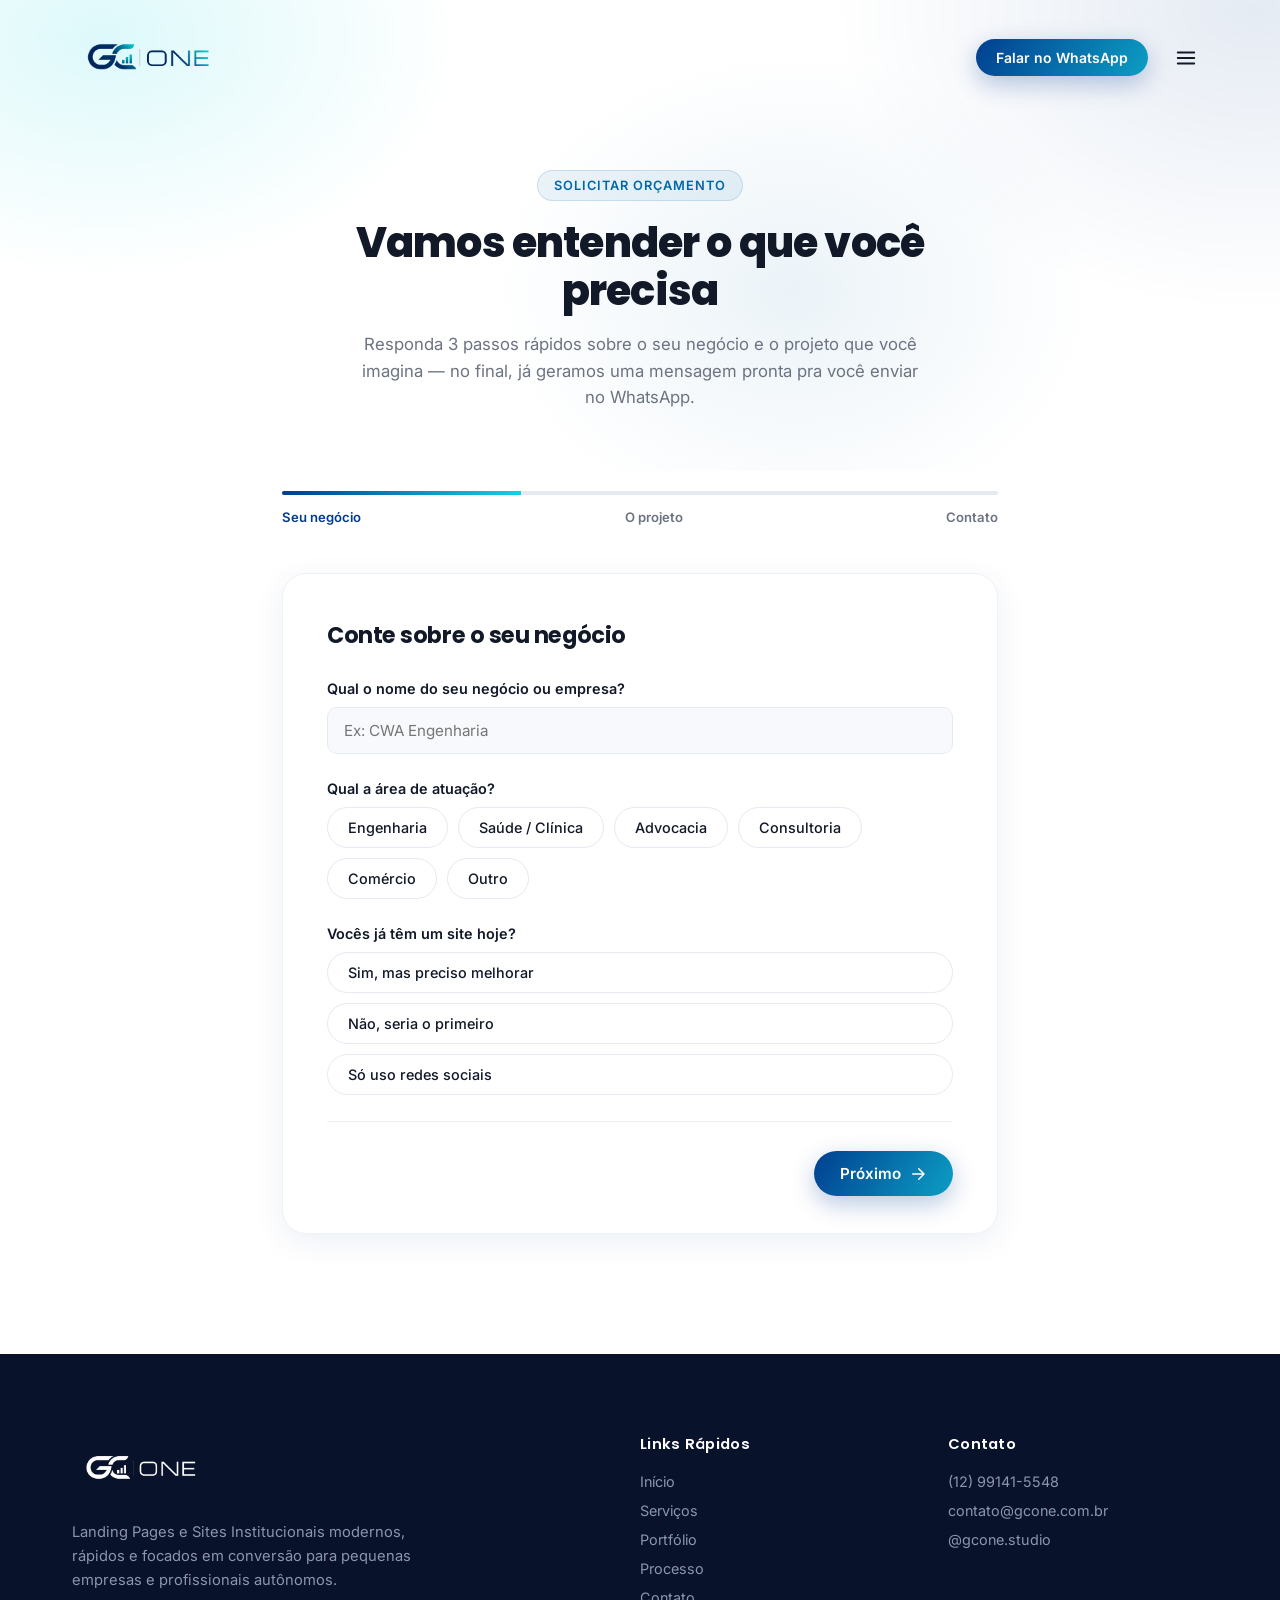
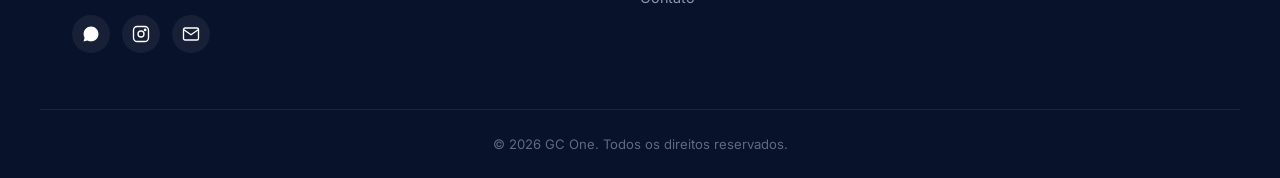
<file: orcamento.html>
<!DOCTYPE html>
<html lang="pt-BR">
<head>
<meta charset="UTF-8">
<meta name="viewport" content="width=device-width, initial-scale=1.0, viewport-fit=cover">
<title>Solicitar Orçamento</title>
<meta name="description" content="Conte sobre o seu negócio e o projeto que você precisa. Em menos de 1 minuto, geramos uma mensagem pronta para você solicitar seu orçamento pelo WhatsApp.">
<link rel="canonical" href="https://gcone-studio.vercel.app/orcamento.html">
<link rel="preconnect" href="https://fonts.googleapis.com">
<link rel="preconnect" href="https://fonts.gstatic.com" crossorigin>
<link href="https://fonts.googleapis.com/css2?family=Poppins:wght@600;700;800&family=Inter:wght@400;500;600&display=swap" rel="stylesheet">
<link rel="icon" type="image/x-icon" href="favicon.ico">
<link rel="icon" type="image/png" sizes="32x32" href="assets/favicon-32.png">
<link rel="icon" type="image/png" sizes="16x16" href="assets/favicon-16.png">
<link rel="apple-touch-icon" sizes="180x180" href="apple-touch-icon.png">
<link rel="icon" type="image/png" sizes="192x192" href="assets/icon-192.png">
<meta name="theme-color" content="#003B8E">
<link rel="stylesheet" href="styles.css">
<link rel="stylesheet" href="orcamento.css">
</head>
<body>

<!-- ============ PAGE LOADER ============ -->
<div class="page-loader" id="pageLoader" aria-hidden="true">
  <div class="page-loader-mark">
    <img src="assets/icon-watermark.png" alt="">
  </div>
</div>

<!-- Grain / noise overlay for premium texture -->
<div class="noise-overlay" aria-hidden="true"></div>

<!-- ============ TOP SCROLL PROGRESS BAR ============ -->
<div class="scroll-progress" aria-hidden="true"><span id="scrollProgressFill"></span></div>

<!-- ============ HEADER ============ -->
<header class="site-header" id="siteHeader">
  <div class="container header-inner">
    <a href="index.html" class="logo" aria-label="GC One — Início">
      <img src="images/logo-transparent.png" alt="GC One" class="logo-img">
    </a>

    <div class="header-actions">
      <a href="https://wa.me/5512991415548" target="_blank" rel="noopener" class="btn btn-primary btn-sm">
        <span>Falar no WhatsApp</span>
      </a>
      <button class="menu-trigger" id="menuTrigger" aria-label="Abrir menu" aria-expanded="false" aria-controls="navOverlay">
        <svg class="menu-trigger-icon" width="22" height="22" viewBox="0 0 24 24" fill="none" stroke="currentColor" stroke-width="2" stroke-linecap="round"><line x1="3" y1="6" x2="21" y2="6"/><line x1="3" y1="12" x2="21" y2="12"/><line x1="3" y1="18" x2="21" y2="18"/></svg>
        <svg class="menu-trigger-icon menu-trigger-icon-close" width="22" height="22" viewBox="0 0 24 24" fill="none" stroke="currentColor" stroke-width="2" stroke-linecap="round"><line x1="18" y1="6" x2="6" y2="18"/><line x1="6" y1="6" x2="18" y2="18"/></svg>
      </button>
    </div>
  </div>
</header>

<!-- ============ FULL-SCREEN NAV OVERLAY ============ -->
<div class="nav-overlay" id="navOverlay" aria-hidden="true">
  <div class="nav-overlay-mesh" aria-hidden="true"></div>
  <div class="container nav-overlay-inner">
    <div class="nav-overlay-top">
      <a href="index.html" class="logo nav-overlay-logo">
        <img src="images/logo-bw.png" alt="GC One" class="logo-img">
      </a>
      <button class="nav-overlay-close" id="navOverlayClose" aria-label="Fechar menu">
        <svg width="26" height="26" viewBox="0 0 24 24" fill="none" stroke="currentColor" stroke-width="1.8" stroke-linecap="round" stroke-linejoin="round"><path d="M18 6 6 18M6 6l12 12"/></svg>
      </button>
    </div>

    <div class="nav-overlay-body">
      <nav class="nav-overlay-links">
        <a href="index.html#inicio" class="nav-overlay-link" data-desc="Volte para o topo e reveja a proposta da GC One.">
          <span class="nav-overlay-link-index">01</span>
          <span class="nav-overlay-link-inner">Início</span>
        </a>
        <a href="index.html#servicos" class="nav-overlay-link" data-desc="Landing pages, sites institucionais e manutenção contínua.">
          <span class="nav-overlay-link-index">02</span>
          <span class="nav-overlay-link-inner">Serviços</span>
        </a>
        <a href="index.html#portfolio" class="nav-overlay-link" data-desc="Veja o estudo de caso completo da CWA Engenharia.">
          <span class="nav-overlay-link-index">03</span>
          <span class="nav-overlay-link-inner">Portfólio</span>
        </a>
        <a href="index.html#processo" class="nav-overlay-link" data-desc="Do briefing à entrega — como cada projeto acontece.">
          <span class="nav-overlay-link-index">04</span>
          <span class="nav-overlay-link-inner">Processo</span>
        </a>
        <a href="index.html#contato" class="nav-overlay-link" data-desc="Fale direto com quem desenvolve o seu projeto.">
          <span class="nav-overlay-link-index">05</span>
          <span class="nav-overlay-link-inner">Contato</span>
        </a>
      </nav>

      <div class="nav-overlay-preview">
        <p class="nav-overlay-preview-desc" id="navPreviewDesc">Sites e landing pages sob medida, pensados para gerar resultado de verdade.</p>
        <div class="nav-overlay-preview-meta">
          <div class="nav-overlay-meta-item">
            <span class="nav-overlay-meta-label">Local</span>
            <span>São José dos Campos, SP</span>
          </div>
          <div class="nav-overlay-meta-item">
            <span class="nav-overlay-meta-label">Horário local</span>
            <span id="navOverlayClock">--:--</span>
          </div>
        </div>
      </div>
    </div>

    <div class="nav-overlay-footer">
      <a href="https://wa.me/5512991415548" target="_blank" rel="noopener" class="btn btn-white">Falar no WhatsApp</a>
      <div class="nav-overlay-social">
        <a href="https://wa.me/5512991415548" target="_blank" rel="noopener">WhatsApp</a>
        <a href="https://www.instagram.com/gcone.studio/" target="_blank" rel="noopener">Instagram</a>
      </div>
    </div>
  </div>
</div>

<main>
  <!-- ============ QUOTE HERO ============ -->
  <section class="quote-hero">
    <div class="hero-mesh" aria-hidden="true"></div>
    <div class="container">
      <span class="eyebrow" data-reveal="fade-up">Solicitar Orçamento</span>
      <h1 data-reveal="fade-up" data-delay="80">Vamos entender o que você precisa</h1>
      <p data-reveal="fade-up" data-delay="140">Responda 3 passos rápidos sobre o seu negócio e o projeto que você imagina — no final, já geramos uma mensagem pronta pra você enviar no WhatsApp.</p>
    </div>
  </section>

  <!-- ============ QUOTE FORM ============ -->
  <section class="quote-form-section">
    <div class="container container-narrow">

      <div class="quote-progress" data-reveal="fade-up">
        <div class="quote-progress-track"><span class="quote-progress-fill" id="quoteProgressFill"></span></div>
        <div class="quote-progress-labels">
          <span class="quote-step-label is-active" data-step-label="1">Seu negócio</span>
          <span class="quote-step-label" data-step-label="2">O projeto</span>
          <span class="quote-step-label" data-step-label="3">Contato</span>
        </div>
      </div>

      <form class="quote-form" id="quoteForm" data-reveal="fade-up">

        <!-- STEP 1 — Sobre o negócio -->
        <div class="quote-step is-active" data-step="1">
          <h2>Conte sobre o seu negócio</h2>

          <div class="quote-field">
            <label for="qEmpresa">Qual o nome do seu negócio ou empresa?</label>
            <input type="text" id="qEmpresa" name="empresa" placeholder="Ex: CWA Engenharia">
          </div>

          <div class="quote-field">
            <label>Qual a área de atuação?</label>
            <div class="quote-pills" data-field="segmento">
              <button type="button" class="quote-pill">Engenharia</button>
              <button type="button" class="quote-pill">Saúde / Clínica</button>
              <button type="button" class="quote-pill">Advocacia</button>
              <button type="button" class="quote-pill">Consultoria</button>
              <button type="button" class="quote-pill">Comércio</button>
              <button type="button" class="quote-pill" data-other="true">Outro</button>
            </div>
            <input type="text" id="qSegmentoOutro" class="quote-other-input" placeholder="Qual é o seu nicho?" style="display:none;">
          </div>

          <div class="quote-field">
            <label>Vocês já têm um site hoje?</label>
            <div class="quote-pills quote-pills--stack" data-field="siteAtual">
              <button type="button" class="quote-pill">Sim, mas preciso melhorar</button>
              <button type="button" class="quote-pill">Não, seria o primeiro</button>
              <button type="button" class="quote-pill">Só uso redes sociais</button>
            </div>
          </div>
        </div>

        <!-- STEP 2 — O projeto -->
        <div class="quote-step" data-step="2">
          <h2>O que você precisa</h2>

          <div class="quote-field">
            <label>Que tipo de projeto você imagina?</label>
            <div class="quote-pills quote-pills--stack" data-field="tipoProjeto">
              <button type="button" class="quote-pill">Landing Page</button>
              <button type="button" class="quote-pill">Site Institucional</button>
              <button type="button" class="quote-pill">Não sei, preciso de orientação</button>
            </div>
          </div>

          <div class="quote-field">
            <label>Já tem conteúdo pronto (textos, fotos, logo)?</label>
            <div class="quote-pills quote-pills--stack" data-field="conteudo">
              <button type="button" class="quote-pill">Sim, tudo pronto</button>
              <button type="button" class="quote-pill">Tenho parte</button>
              <button type="button" class="quote-pill">Preciso de ajuda com isso também</button>
            </div>
          </div>

          <div class="quote-field">
            <label>Qual o prazo ideal?</label>
            <div class="quote-pills quote-pills--stack" data-field="prazo">
              <button type="button" class="quote-pill">O quanto antes</button>
              <button type="button" class="quote-pill">Sem pressa (1-2 meses)</button>
              <button type="button" class="quote-pill">Só pesquisando por enquanto</button>
            </div>
          </div>
        </div>

        <!-- STEP 3 — Contato -->
        <div class="quote-step" data-step="3">
          <h2>Seus dados de contato</h2>

          <div class="quote-field">
            <label for="qNome">Seu nome</label>
            <input type="text" id="qNome" name="nome" placeholder="Como podemos te chamar?">
          </div>
          <div class="quote-field-row">
            <div class="quote-field">
              <label for="qEmail">E-mail</label>
              <input type="email" id="qEmail" name="email" placeholder="seuemail@exemplo.com" required>
            </div>
            <div class="quote-field">
              <label for="qTelefone">Telefone</label>
              <input type="tel" id="qTelefone" name="telefone" placeholder="(00) 00000-0000" required>
            </div>
          </div>

          <div class="quote-summary" id="quoteSummary" aria-live="polite"></div>

          <a href="https://wa.me/5512991415548" target="_blank" rel="noopener" class="quote-whatsapp-btn" id="quoteWhatsappBtn">
            <svg width="22" height="22" viewBox="0 0 24 24" fill="#fff"><path d="M12.04 2C6.58 2 2.13 6.45 2.13 11.91c0 1.75.46 3.45 1.32 4.95L2.05 22l5.25-1.38a9.9 9.9 0 0 0 4.74 1.21h.01c5.46 0 9.9-4.45 9.9-9.91C22 6.45 17.5 2 12.04 2zm5.8 14.05c-.24.68-1.4 1.3-1.93 1.38-.5.08-1.12.11-1.8-.11-.42-.13-.96-.31-1.65-.6-2.9-1.25-4.8-4.17-4.94-4.36-.14-.19-1.18-1.57-1.18-3 0-1.42.75-2.12 1.02-2.41.27-.29.58-.36.77-.36.2 0 .39 0 .56.01.18.01.42-.07.65.5.24.58.82 2 .89 2.15.07.15.12.32.02.51-.1.19-.15.31-.3.48-.15.17-.31.37-.44.5-.15.15-.3.31-.13.6.17.29.76 1.25 1.63 2.02 1.12 1 2.06 1.31 2.35 1.46.29.15.46.13.63-.08.17-.2.72-.84.91-1.13.19-.29.38-.24.63-.15.26.1 1.65.78 1.93.92.29.15.48.22.55.34.07.13.07.72-.17 1.4z"/></svg>
            <span>Solicitar Orçamento pelo WhatsApp</span>
          </a>
          <a href="mailto:contato@gcone.com.br" id="quoteEmailBtn" class="quote-email-fallback">ou prefiro enviar por e-mail</a>
        </div>

        <div class="quote-nav">
          <button type="button" class="btn btn-ghost" id="quoteBackBtn">Voltar</button>
          <button type="button" class="btn btn-primary" id="quoteNextBtn">
            <span>Próximo</span>
            <svg width="18" height="18" viewBox="0 0 24 24" fill="none" stroke="currentColor" stroke-width="2" stroke-linecap="round" stroke-linejoin="round"><path d="M5 12h14M13 5l7 7-7 7"/></svg>
          </button>
        </div>
      </form>
    </div>
  </section>
</main>

<!-- ============ FOOTER ============ -->
<footer class="site-footer">
  <div class="container footer-inner">
    <div class="footer-brand">
      <a href="index.html" class="logo">
        <img src="images/logo-bw.png" alt="GC One" class="logo-img">
      </a>
      <p>Landing Pages e Sites Institucionais modernos, rápidos e focados em conversão para pequenas empresas e profissionais autônomos.</p>
      <div class="footer-social">
        <a href="https://wa.me/5512991415548" target="_blank" rel="noopener" aria-label="WhatsApp">
          <svg width="18" height="18" viewBox="0 0 24 24" fill="currentColor"><path d="M12.04 2C6.58 2 2.13 6.45 2.13 11.91c0 1.75.46 3.45 1.32 4.95L2.05 22l5.25-1.38a9.9 9.9 0 0 0 4.74 1.21h.01c5.46 0 9.9-4.45 9.9-9.91C22 6.45 17.5 2 12.04 2z"/></svg>
        </a>
        <a href="https://www.instagram.com/gcone.studio/" target="_blank" rel="noopener" aria-label="Instagram">
          <svg width="18" height="18" viewBox="0 0 24 24" fill="none" stroke="currentColor" stroke-width="1.8"><rect x="2" y="2" width="20" height="20" rx="5"/><circle cx="12" cy="12" r="4"/><circle cx="17.5" cy="6.5" r="1"/></svg>
        </a>
        <a href="mailto:contato@gcone.com.br" aria-label="Email">
          <svg width="18" height="18" viewBox="0 0 24 24" fill="none" stroke="currentColor" stroke-width="1.8"><rect x="2" y="4" width="20" height="16" rx="2"/><path d="m22 6-10 7L2 6"/></svg>
        </a>
      </div>
    </div>

    <div class="footer-col">
      <h4>Links Rápidos</h4>
      <a href="index.html#inicio">Início</a>
      <a href="index.html#servicos">Serviços</a>
      <a href="index.html#portfolio">Portfólio</a>
      <a href="index.html#processo">Processo</a>
      <a href="index.html#contato">Contato</a>
    </div>

    <div class="footer-col">
      <h4>Contato</h4>
      <a href="https://wa.me/5512991415548" target="_blank" rel="noopener">(12) 99141-5548</a>
      <a href="mailto:contato@gcone.com.br">contato@gcone.com.br</a>
      <a href="https://www.instagram.com/gcone.studio/" target="_blank" rel="noopener">@gcone.studio</a>
    </div>
  </div>

  <div class="footer-bottom">
    <div class="container">
      <p>© 2026 GC One. Todos os direitos reservados.</p>
    </div>
  </div>
</footer>

<script src="vendor/gsap.min.js"></script>
<script src="script.js"></script>
<script src="orcamento.js"></script>
</body>
</html>
</file>
<file: styles.css>
/* ============================================================
   GC One — Design Tokens
============================================================ */
:root{
  --blue-deep:#003B8E;
  --blue-petrol:#0067A8;
  --cyan:#12D3E0;
  --bg:#FFFFFF;
  --bg-soft:#F7F9FC;
  --text:#111827;
  --text-soft:#6B7280;

  --gradient-brand: linear-gradient(135deg, var(--blue-deep) 0%, var(--blue-petrol) 55%, var(--cyan) 100%);
  --gradient-brand-diag: linear-gradient(120deg, var(--blue-deep), var(--cyan));

  --font-display:'Poppins', sans-serif;
  --font-body:'Inter', sans-serif;

  --radius-sm: 10px;
  --radius-md: 16px;
  --radius-lg: 24px;
  --radius-full: 999px;

  --shadow-sm: 0 2px 8px rgba(17,24,39,0.06);
  --shadow-md: 0 8px 30px rgba(0,59,142,0.08);
  --shadow-lg: 0 20px 60px rgba(0,59,142,0.14);
  --shadow-glow: 0 0 0 1px rgba(18,211,224,0.15), 0 20px 50px rgba(0,59,142,0.18);

  --ease: cubic-bezier(.16,.8,.24,1);
  --container: 1200px;
}

*,*::before,*::after{ box-sizing:border-box; }
html{ overflow-x:hidden; width:100%; }
body{
  margin:0;
  font-family:var(--font-body);
  color:var(--text);
  background:var(--bg);
  -webkit-font-smoothing:antialiased;
  overflow-x:hidden;
  width:100%;
}
img,svg{ display:block; max-width:100%; }
a{ text-decoration:none; color:inherit; }
ul{ list-style:none; margin:0; padding:0; }
button{ font-family:inherit; cursor:pointer; background:none; border:none; }

h1,h2,h3,h4{
  font-family:var(--font-display);
  color:var(--text);
  margin:0;
  letter-spacing:-0.02em;
}

.container{
  max-width:var(--container);
  margin:0 auto;
  padding:0 32px;
}
.container-narrow{ max-width:780px; }

@media(max-width:640px){
  .container{ padding:0 20px; }
}

/* Reduced motion */
@media (prefers-reduced-motion: reduce){
  *{ animation-duration:0.001ms !important; animation-iteration-count:1 !important; transition-duration:0.001ms !important; scroll-behavior:auto !important; }
}

/* Keyboard focus visibility */
a:focus-visible, button:focus-visible{
  outline:2px solid var(--blue-petrol);
  outline-offset:3px;
  border-radius:4px;
}

/* Generative WebGL background — persistent, subtle, behind everything */
.bg-canvas{
  position:fixed; inset:0; z-index:-1;
  opacity:0; transition:opacity 1.2s var(--ease);
  pointer-events:none;
}
.bg-canvas.is-ready{ opacity:1; }
.bg-canvas canvas{ display:block; width:100%; height:100%; }

/* subtle grain overlay for premium feel */
.noise-overlay{
  position:fixed; inset:0; pointer-events:none; z-index:9999;
  opacity:0.025; mix-blend-mode:overlay;
  background-image:url("data:image/svg+xml,%3Csvg xmlns='http://www.w3.org/2000/svg' width='120' height='120'%3E%3Cfilter id='n'%3E%3CfeTurbulence type='fractalNoise' baseFrequency='0.9' numOctaves='2' stitchTiles='stitch'/%3E%3C/filter%3E%3Crect width='100%25' height='100%25' filter='url(%23n)'/%3E%3C/svg%3E");
}

/* ============================================================
   Page loader — brief branded overlay while the page settles
============================================================ */
.page-loader{
  position:fixed; inset:0; z-index:99999;
  background:#fff;
  display:flex; align-items:center; justify-content:center;
  transition:opacity .5s var(--ease), visibility 0s linear .5s;
}
.page-loader-mark{
  width:64px; height:auto;
  animation:loaderPulse 1.1s ease-in-out infinite;
}
.page-loader-mark img{ width:100%; height:auto; display:block; }
@keyframes loaderPulse{
  0%, 100%{ transform:scale(1); opacity:0.75; }
  50%{ transform:scale(1.08); opacity:1; }
}
.page-loader.is-done{
  opacity:0; visibility:hidden; pointer-events:none;
}
@media(prefers-reduced-motion: reduce){
  .page-loader-mark{ animation:none; }
}

/* ============================================================
   Top scroll progress bar — replaces the old vertical rail
============================================================ */
.scroll-progress{
  position:fixed; top:0; left:0; right:0; z-index:1100;
  height:3px; background:transparent;
  pointer-events:none;
}
.scroll-progress span{
  display:block; height:100%; width:0%;
  background:var(--gradient-brand-diag);
  transition:width .08s linear;
}

/* ============================================================
   Buttons
============================================================ */
.btn{
  display:inline-flex; align-items:center; justify-content:center; gap:8px;
  font-family:var(--font-body); font-weight:600; font-size:0.95rem;
  padding:13px 26px; border-radius:var(--radius-full);
  transition:transform .35s var(--ease), box-shadow .35s var(--ease), background .35s var(--ease), border-color .35s var(--ease);
  white-space:nowrap;
}
.btn-sm{ padding:10px 20px; font-size:0.875rem; }
.btn-lg{ padding:16px 32px; font-size:1rem; }

.btn-primary{
  background:var(--gradient-brand-diag);
  background-size:160% 160%;
  background-position:0% 50%;
  color:#fff;
  box-shadow:0 8px 24px rgba(0,59,142,0.28);
}
.btn-primary:hover{
  background-position:100% 50%;
  transform:translateY(-2px);
  box-shadow:0 12px 32px rgba(18,211,224,0.35);
}
.icon-inline{ transition:transform .3s var(--ease); }
.btn-primary:hover .icon-inline{ transform:translateX(3px); }

.btn-ghost{
  background:transparent;
  color:var(--text);
  border:1.5px solid #E5E9F0;
}
.btn-ghost:hover{
  border-color:var(--blue-petrol);
  color:var(--blue-deep);
  transform:translateY(-2px);
}

.btn-white{
  background:#fff;
  color:var(--blue-deep);
  box-shadow:0 8px 24px rgba(0,0,0,0.15);
}
.btn-white:hover{ transform:translateY(-2px); box-shadow:0 14px 34px rgba(0,0,0,0.22); }

/* ============================================================
   Header
============================================================ */
.site-header{
  position:fixed; top:0; left:0; right:0; z-index:1000;
  padding:calc(20px + env(safe-area-inset-top)) 0 20px;
  transition:padding .4s var(--ease), background .4s var(--ease), box-shadow .4s var(--ease), backdrop-filter .4s var(--ease);
}
.site-header.scrolled{
  padding:calc(12px + env(safe-area-inset-top)) 0 12px;
  background:rgba(255,255,255,0.72);
  backdrop-filter:blur(16px) saturate(160%);
  -webkit-backdrop-filter:blur(16px) saturate(160%);
  box-shadow:0 1px 0 rgba(17,24,39,0.06), 0 12px 30px rgba(17,24,39,0.05);
}
.header-inner{
  display:flex; align-items:center; justify-content:space-between; gap:24px;
}
.logo{ display:flex; align-items:center; gap:10px; flex-shrink:0; }
.logo-text{
  font-family:var(--font-display); font-weight:700; font-size:1.25rem; color:var(--text);
}
.logo-accent{ color:var(--blue-petrol); }
.logo-img{ width:150px; height:auto; display:block; }
.footer-brand .logo-img{ width:135px; }

.header-actions{ display:flex; align-items:center; gap:16px; }

/* ---- Menu trigger — traditional hamburger icon, visible at every screen size ---- */
.menu-trigger{
  position:relative;
  display:flex; align-items:center; justify-content:center;
  width:44px; height:44px;
  color:var(--text);
  transition:color .3s var(--ease);
}
.menu-trigger:hover{ color:var(--blue-petrol); }
.menu-trigger-icon{
  position:absolute; top:50%; left:50%; transform:translate(-50%,-50%);
  transition:opacity .3s var(--ease), transform .35s var(--ease);
}
.menu-trigger-icon-close{ opacity:0; transform:translate(-50%,-50%) rotate(-45deg); }

.menu-trigger.is-active .menu-trigger-icon:not(.menu-trigger-icon-close){
  opacity:0; transform:translate(-50%,-50%) rotate(45deg);
}
.menu-trigger.is-active .menu-trigger-icon-close{
  opacity:1; transform:translate(-50%,-50%) rotate(0deg);
}

/* ============================================================
   Full-screen navigation overlay
============================================================ */
.nav-overlay{
  position:fixed; inset:0; z-index:2000;
  background:linear-gradient(155deg, #04122E 0%, #003B8E 65%, #045C8C 100%);
  clip-path:circle(2% at calc(100% - 44px) 40px);
  transition:clip-path .7s cubic-bezier(.65,0,.35,1), visibility 0s linear .7s;
  overflow:hidden;
  visibility:hidden; pointer-events:none;
}
.nav-overlay.is-open{
  clip-path:circle(150% at calc(100% - 44px) 40px);
  visibility:visible; pointer-events:auto;
  transition:clip-path .7s cubic-bezier(.65,0,.35,1), visibility 0s linear 0s;
}

.nav-overlay-mesh{
  position:absolute; inset:0; pointer-events:none;
  background:
    radial-gradient(600px 500px at 85% 15%, rgba(18,211,224,0.16), transparent 60%),
    radial-gradient(500px 400px at 10% 85%, rgba(18,211,224,0.10), transparent 60%);
}

.nav-overlay-inner{
  position:relative; height:100%;
  display:flex; flex-direction:column;
  padding-top:calc(24px + env(safe-area-inset-top));
  padding-bottom:calc(24px + env(safe-area-inset-bottom));
}
.nav-overlay-top{
  display:flex; align-items:center; justify-content:space-between;
  padding:12px 0 0;
}
.nav-overlay-logo .logo-img{ width:130px; }
.nav-overlay-close{
  color:#fff; width:44px; height:44px; display:flex; align-items:center; justify-content:center;
  border-radius:50%; transition:transform .35s var(--ease), background .3s var(--ease);
}
.nav-overlay-close:hover{ transform:rotate(90deg); background:rgba(255,255,255,0.1); }

.nav-overlay-body{
  flex:1; display:flex; align-items:center; gap:60px;
}

.nav-overlay-links{
  display:flex; flex-direction:column; justify-content:center;
  gap:4px; flex:1.3;
}
.nav-overlay-link{
  overflow:hidden; display:flex; align-items:baseline; gap:16px;
}
.nav-overlay-link-index{
  font-family:var(--font-display); font-weight:700; font-size:1rem;
  color:rgba(255,255,255,0.35);
  transition:color .4s var(--ease);
}
.nav-overlay-link-inner{
  display:block;
  font-family:var(--font-display); font-weight:700;
  font-size:clamp(2.1rem, 5.6vw, 3.8rem); line-height:1.28;
  color:rgba(255,255,255,0.55);
  letter-spacing:-0.02em;
  transition:color .4s var(--ease), transform .4s var(--ease), padding-left .4s var(--ease);
}
.nav-overlay-link:hover .nav-overlay-link-inner{
  color:#fff; padding-left:14px;
  background:linear-gradient(90deg, #fff, var(--cyan));
  -webkit-background-clip:text; background-clip:text; -webkit-text-fill-color:transparent;
}
.nav-overlay-link:hover .nav-overlay-link-index{ color:var(--cyan); }

.nav-overlay-preview{
  flex:1; max-width:340px;
  padding-left:52px; border-left:1px solid rgba(255,255,255,0.14);
}
.nav-overlay-preview-desc{
  color:rgba(255,255,255,0.82); font-size:1.05rem; line-height:1.65;
  margin:0 0 40px; min-height:5.3em;
  transition:opacity .25s var(--ease);
}
.nav-overlay-preview-meta{ display:flex; flex-direction:column; gap:18px; }
.nav-overlay-meta-item{
  display:flex; flex-direction:column; gap:4px;
  font-size:0.92rem; color:rgba(255,255,255,0.85);
}
.nav-overlay-meta-label{
  font-size:0.7rem; font-weight:600; letter-spacing:0.06em; text-transform:uppercase;
  color:rgba(255,255,255,0.4);
}

.nav-overlay-footer{
  display:flex; align-items:center; justify-content:space-between; flex-wrap:wrap; gap:20px;
  padding-top:20px; border-top:1px solid rgba(255,255,255,0.14);
}
.nav-overlay-social{ display:flex; gap:24px; }
.nav-overlay-social a{
  color:rgba(255,255,255,0.75); font-size:0.9rem; font-weight:500;
  transition:color .25s var(--ease);
}
.nav-overlay-social a:hover{ color:#fff; }

@media(max-width:900px){
  .header-actions .btn-primary{ display:none; }
  .nav-overlay-preview{ display:none; }
}
@media(max-width:600px){
  .nav-overlay-link-inner{ font-size:clamp(1.8rem, 8vw, 2.6rem); }
  .nav-overlay-link-index{ font-size:0.8rem; }
  .nav-overlay-links{ gap:2px; }
  .nav-overlay-footer{ flex-direction:column; align-items:flex-start; }
}

/* ============================================================
   Hero
============================================================ */
.hero{
  position:relative;
  padding:180px 0 120px;
  overflow:hidden;
}
.hero-mesh{
  position:absolute; inset:-10%;
  background:
    radial-gradient(600px 400px at 15% 15%, rgba(18,211,224,0.14), transparent 60%),
    radial-gradient(700px 500px at 90% 10%, rgba(0,59,142,0.10), transparent 60%),
    radial-gradient(500px 400px at 60% 60%, rgba(0,103,168,0.08), transparent 60%);
  z-index:-2;
}
.hero-grid{
  position:absolute; inset:0; z-index:-1;
  background-image:
    linear-gradient(rgba(17,24,39,0.035) 1px, transparent 1px),
    linear-gradient(90deg, rgba(17,24,39,0.035) 1px, transparent 1px);
  background-size:64px 64px;
  mask-image:radial-gradient(ellipse 70% 60% at 50% 20%, black, transparent);
  -webkit-mask-image:radial-gradient(ellipse 70% 60% at 50% 20%, black, transparent);
}
.hero-watermark{
  position:absolute; z-index:-1; pointer-events:none;
  top:-4%; right:-6%; width:46vw; max-width:620px; min-width:340px;
  aspect-ratio:829/428;
  opacity:0.16;
  transform:rotate(-7deg);
  background:var(--gradient-brand-diag);
  -webkit-mask-image:url('assets/icon-watermark.png');
  mask-image:url('assets/icon-watermark.png');
  -webkit-mask-size:contain; mask-size:contain;
  -webkit-mask-repeat:no-repeat; mask-repeat:no-repeat;
  -webkit-mask-position:center; mask-position:center;
}
.hero-watermark img{ display:none; }

.hero-inner{
  display:grid; grid-template-columns:0.85fr 1.15fr; gap:60px; align-items:center;
}

.eyebrow{
  display:inline-flex; align-items:center; gap:8px;
  font-family:var(--font-body); font-weight:600; font-size:0.8rem;
  letter-spacing:0.08em; text-transform:uppercase;
  color:var(--blue-petrol);
  background:rgba(0,103,168,0.08);
  border:1px solid rgba(0,103,168,0.15);
  padding:7px 16px; border-radius:var(--radius-full);
  margin-bottom:22px;
}

.hero-title{
  font-size:clamp(2.1rem, 3.6vw, 3rem);
  font-weight:700; line-height:1.16;
  margin-bottom:22px;
}
.text-gradient{
  background:var(--gradient-brand-diag);
  -webkit-background-clip:text; background-clip:text; color:transparent;
}
.hero-title-emphasis{
  display:block;
  font-size:clamp(3.1rem, 6.2vw, 5.2rem);
  font-weight:800; line-height:0.98;
  letter-spacing:-0.03em;
  margin-top:6px;
}
.word-reveal{ display:inline-block; overflow:hidden; vertical-align:top; padding-bottom:0.15em; margin-bottom:-0.15em; }
.word-reveal-inner{ display:inline-block; will-change:transform; }

.hero-subtitle{
  font-size:1.15rem; line-height:1.65; color:var(--text-soft);
  max-width:520px; margin-bottom:36px;
}

.hero-actions{ display:flex; gap:16px; flex-wrap:wrap; margin-bottom:44px; }

.hero-trust{ display:flex; align-items:center; gap:14px; flex-wrap:wrap; }
.hero-trust p{ margin:0; font-size:0.9rem; color:var(--text-soft); }
.hero-trust strong{ color:var(--text); }
.guarantee-seal{
  flex-shrink:0; width:44px; height:44px; border-radius:50%;
  display:flex; align-items:center; justify-content:center;
  background:linear-gradient(135deg, rgba(0,59,142,0.08), rgba(18,211,224,0.14));
  color:var(--blue-petrol);
  border:1px solid rgba(0,103,168,0.15);
}

/* Hero visual */
.hero-visual{ position:relative; }

.browser-mock{
  position:relative;
  background:#fff;
  border-radius:var(--radius-lg);
  box-shadow:var(--shadow-glow);
  border:1px solid #EEF1F6;
  overflow:hidden;
  transform:perspective(1400px) rotateY(-8deg) rotateX(3deg);
  animation:floatSlow 7s ease-in-out infinite;
}
@keyframes floatSlow{
  0%,100%{ transform:perspective(1400px) rotateY(-8deg) rotateX(3deg) translateY(0); }
  50%{ transform:perspective(1400px) rotateY(-8deg) rotateX(3deg) translateY(-14px); }
}
.browser-bar{
  display:flex; align-items:center; gap:8px;
  padding:12px 16px; background:var(--bg-soft); border-bottom:1px solid #EEF1F6;
}
.browser-bar .dot{ width:9px; height:9px; border-radius:50%; }
.dot-r{ background:#FF5F57; } .dot-y{ background:#FEBC2E; } .dot-g{ background:#28C840; }
.browser-url{
  margin-left:10px; font-size:0.75rem; color:var(--text-soft);
  background:#fff; padding:4px 14px; border-radius:var(--radius-full);
  border:1px solid #EEF1F6; flex:1; max-width:160px;
}
.browser-url.is-typing::after{
  content:''; display:inline-block; width:1px; height:11px;
  background:var(--blue-petrol); margin-left:2px; vertical-align:middle;
  animation:urlCursorBlink 0.85s step-end infinite;
}
@keyframes urlCursorBlink{ 0%, 100%{ opacity:1; } 50%{ opacity:0; } }
.browser-body{ padding:26px; background:linear-gradient(180deg,#fff, #FBFCFE); }
.mock-nav{ display:flex; justify-content:space-between; align-items:center; margin-bottom:24px; }
.mock-logo{ width:26px; height:26px; border-radius:7px; background:var(--gradient-brand-diag); }
.mock-pill{ width:70px; height:10px; border-radius:6px; background:#E9EDF4; }
.mock-hero{ margin-bottom:22px; }
.mock-line{ display:block; height:11px; border-radius:6px; background:#E9EDF4; margin-bottom:10px; }
.mock-line.w-70{ width:70%; height:16px; background:linear-gradient(90deg,#DCE6F5,#EAF7F9); }
.mock-line.w-50{ width:50%; }
.mock-line.w-60{ width:60%; }
.mock-line.w-40{ width:40%; }
.mock-btn{ display:block; width:110px; height:30px; border-radius:var(--radius-full); background:var(--gradient-brand-diag); margin-top:14px; }
.mock-cards{ display:flex; gap:12px; }
.mock-card{ flex:1; height:56px; border-radius:10px; background:#F1F4FA; border:1px solid #E9EDF4; }

/* ============================================================
   Laptop 3D — interactive draggable laptop (CSS3DRenderer)
============================================================ */
.laptop-stage-wrap{
  position:relative;
  width:100%;
  aspect-ratio:16/13.5;
  perspective:1400px;
}

.laptop-3d-stage{
  position:absolute; inset:0;
  opacity:0;
  transition:opacity .5s var(--ease);
}
.laptop-3d-stage.is-ready{ opacity:1; }
.laptop-3d-stage > div{ overflow:visible !important; } /* CSS3DRenderer root */

/* Fallback sits in the exact same spot; JS hides it once the 3D scene boots */
.laptop-fallback.browser-mock{
  position:absolute; inset:0; margin:auto;
  max-width:640px; max-height:420px;
  animation:none;
  transform:perspective(1400px) rotateY(-8deg) rotateX(3deg);
}

.laptop-drag-hint{
  position:absolute; left:50%; bottom:-6px; transform:translateX(-50%);
  display:flex; align-items:center; gap:7px;
  background:rgba(17,24,39,0.82); color:#fff;
  font-size:0.76rem; font-weight:600;
  padding:8px 16px; border-radius:var(--radius-full);
  white-space:nowrap; pointer-events:none;
  opacity:0; animation:hintFadeIn .6s var(--ease) 1.8s forwards;
  transition:opacity .5s var(--ease);
  z-index:5;
}
.laptop-drag-hint svg{ flex-shrink:0; opacity:0.85; }
.laptop-drag-hint.is-hidden{ opacity:0 !important; }
@keyframes hintFadeIn{ to{ opacity:1; } }

/* ---- Screen content (mounted inside the CSS3D scene) ---- */
.laptop-screen-content{
  position:relative;
  width:100%; height:100%;
  background:linear-gradient(155deg, #1B1D22, #0A0B0E);
  padding:15px 9px 9px;
  box-sizing:border-box;
  overflow:hidden;
  backface-visibility:hidden; -webkit-backface-visibility:hidden;
}
.laptop-display{
  position:relative;
  width:100%; height:100%;
  background:#fff;
  border-radius:2px;
  overflow:hidden;
  box-shadow:0 0 0 1px rgba(0,0,0,0.4);
}
.laptop-display .browser-body{ height:calc(100% - 41px); }
.laptop-screen-shot{ padding:0 !important; overflow:hidden; }
.laptop-screen-shot img{
  width:100%; height:100%;
  object-fit:cover; object-position:top center;
  display:block;
}
.laptop-webcam{
  position:absolute; top:6px; left:50%; transform:translateX(-50%);
  width:5px; height:5px; border-radius:50%;
  background:#050608;
  box-shadow:0 0 0 1px rgba(255,255,255,0.06), inset 0 0 1px rgba(80,140,220,0.6);
  z-index:3;
}
.laptop-screen-glass{
  position:absolute; inset:0; pointer-events:none; z-index:2;
  background:linear-gradient(115deg, rgba(255,255,255,0.08) 0%, rgba(255,255,255,0.015) 18%, transparent 32%, transparent 100%);
}

/* ---- Edge strips (real geometric thickness) ---- */
.laptop-edge{
  backface-visibility:hidden; -webkit-backface-visibility:hidden;
  box-sizing:border-box;
}

/* ---- Chassis panel faces ---- */
.laptop-panel{
  width:100%; height:100%;
  backface-visibility:hidden; -webkit-backface-visibility:hidden;
  box-sizing:border-box;
}
.laptop-panel--lid-back{
  background:linear-gradient(150deg, #F0F2F6 0%, #DCE1E9 45%, #C9D1DE 75%, #BAC3D1 100%);
  display:flex; align-items:center; justify-content:center;
}
.laptop-panel-mark{
  width:auto; height:56px;
  opacity:0.7;
  filter:drop-shadow(0 1px 0 rgba(255,255,255,0.7)) drop-shadow(0 -1px 1px rgba(0,0,0,0.14));
}
.laptop-panel--base-top{
  background:linear-gradient(175deg, #E4E8EE 0%, #D2D8E1 40%, #C7CEDA 100%);
  padding:14px 20px 18px;
  display:flex; align-items:center; justify-content:center;
}
.laptop-panel--base-bottom{
  background:linear-gradient(175deg, #C3CAD6 0%, #AEB6C6 55%, #9CA5B8 100%);
  position:relative;
}
.laptop-vents{
  position:absolute; left:50%; top:14%; transform:translateX(-50%);
  width:46%; height:3px; border-radius:2px;
  background:repeating-linear-gradient(90deg, #8992A5 0 4px, transparent 4px 8px);
  opacity:0.5;
}
.laptop-foot{
  position:absolute; width:34px; height:8px; border-radius:4px;
  background:#6B7386; opacity:0.55;
}
.laptop-foot--l{ left:10%; bottom:8%; }
.laptop-foot--r{ right:10%; bottom:8%; }

/* ---- Keyboard deck ---- */
.laptop-keyboard{ width:100%; height:100%; display:flex; flex-direction:column; gap:9px; }
.laptop-keys{
  flex:1;
  display:grid; grid-template-columns:repeat(14, 1fr); grid-template-rows:repeat(4, 1fr);
  gap:3px;
  padding:6px;
  border-radius:8px;
  background:rgba(0,0,0,0.05);
}
.laptop-key{
  background:linear-gradient(175deg, #F4F6F9, #D7DCE5);
  border-radius:2.5px;
  box-shadow:0 1px 0 rgba(255,255,255,0.7) inset, 0 -1px 0 rgba(0,0,0,0.08) inset;
}
.laptop-trackpad{
  height:38%; width:30%; margin:0 auto;
  border-radius:7px;
  background:linear-gradient(175deg, rgba(255,255,255,0.55), rgba(255,255,255,0.25));
  border:1px solid rgba(255,255,255,0.6);
  box-shadow:0 1px 3px rgba(0,0,0,0.06) inset;
}

/* ---- Hinge bar + contact shadow ---- */
.laptop-hinge{
  background:linear-gradient(180deg, #3A3F4B, #1B1E24);
  border-radius:5px;
  backface-visibility:hidden; -webkit-backface-visibility:hidden;
}
.laptop-contact-shadow{
  background:radial-gradient(ellipse at center, rgba(10,20,40,0.28) 0%, rgba(10,20,40,0.12) 45%, transparent 72%);
  backface-visibility:hidden; -webkit-backface-visibility:hidden;
}

@media(max-width:1000px){
  .laptop-stage-wrap{ aspect-ratio:16/14; }
}
@media(max-width:600px){
  .laptop-stage-wrap{ aspect-ratio:16/21; }
}
@media(prefers-reduced-motion: reduce){
  .laptop-drag-hint{ animation:none; opacity:1; }
}

.float-card{
  position:absolute;
  display:flex; align-items:center; gap:10px;
  background:rgba(255,255,255,0.75);
  backdrop-filter:blur(14px); -webkit-backdrop-filter:blur(14px);
  border:1px solid rgba(255,255,255,0.6);
  box-shadow:var(--shadow-lg);
  border-radius:var(--radius-md);
  padding:12px 16px;
  animation:floatCard 5s ease-in-out infinite;
}
.float-value{ display:block; font-family:var(--font-display); font-weight:700; font-size:1.05rem; color:var(--text); }
.float-label{ display:block; font-size:0.72rem; color:var(--text-soft); }

.float-card-1{ top:-7%; left:-9%; animation-delay:0s; }
.float-card-4{ top:4%; right:-8%; animation-delay:1.8s; }
.float-card-2{ bottom:10%; left:-13%; animation-delay:1.2s; }
.float-card-3{ top:46%; right:-12%; animation-delay:0.6s; }
@keyframes floatCard{
  0%,100%{ transform:translateY(0); }
  50%{ transform:translateY(-10px); }
}

.float-chart{
  position:absolute; bottom:-6%; right:2%;
  background:rgba(255,255,255,0.8);
  backdrop-filter:blur(14px);
  border-radius:var(--radius-md);
  border:1px solid rgba(255,255,255,0.6);
  box-shadow:var(--shadow-lg);
  padding:8px;
}
#chartPath{
  stroke-dasharray:220;
  stroke-dashoffset:220;
  animation:drawChart 2.2s var(--ease) 0.6s forwards;
}
@keyframes drawChart{ to{ stroke-dashoffset:0; } }

.scroll-cue{
  position:absolute; bottom:28px; left:50%; transform:translateX(-50%);
  width:26px; height:42px; border:2px solid #D8DEE9; border-radius:var(--radius-full);
}
.scroll-cue span{
  display:block; width:4px; height:8px; border-radius:2px; background:var(--blue-petrol);
  margin:8px auto; animation:scrollCue 1.8s ease-in-out infinite;
}
@keyframes scrollCue{
  0%{ transform:translateY(0); opacity:1; }
  70%{ transform:translateY(12px); opacity:0; }
  100%{ opacity:0; }
}

@media(max-width:1000px){
  .hero-inner{ grid-template-columns:1fr; }
  .hero-visual{ margin-top:60px; max-width:460px; }
  .browser-mock{ transform:none; animation:none; }
  .float-card, .float-chart{ display:none; }
  .hero{ padding:150px 0 80px; }
  .hero-watermark{ width:70vw; top:-2%; right:-14%; opacity:0.14; }
}

/* ============================================================
   Trust strip — honest authority indicators below the Hero
============================================================ */
.trust-strip{
  border-top:1px solid #EEF1F6; border-bottom:1px solid #EEF1F6;
  background:#fff;
}
.trust-strip-inner{
  display:flex; flex-wrap:wrap; align-items:center; justify-content:center;
  gap:12px 44px; padding:26px 32px;
}
.trust-item{
  display:flex; align-items:center; gap:10px;
  font-size:0.9rem; font-weight:600; color:var(--text-soft);
  white-space:nowrap;
}
.trust-item svg{ color:var(--blue-petrol); flex-shrink:0; }

@media(max-width:640px){
  .trust-strip-inner{ gap:16px 28px; padding:22px 20px; justify-content:flex-start; }
  .trust-item{ font-size:0.82rem; }
}

/* ============================================================
   Sections generic
============================================================ */
.section{ padding:120px 0; position:relative; overflow:hidden; }
@media(max-width:768px){ .section{ padding:80px 0; } }

.section-mesh{
  position:absolute; z-index:0; pointer-events:none;
  width:640px; height:640px; border-radius:50%;
  filter:blur(10px);
}
.section-mesh--tr{
  top:-18%; right:-14%;
  background:radial-gradient(circle, rgba(18,211,224,0.10), transparent 70%);
}
.section-mesh--bl{
  bottom:-18%; left:-14%;
  background:radial-gradient(circle, rgba(0,59,142,0.07), transparent 70%);
}
.section > .container{ position:relative; z-index:1; }

.section-head{ max-width:640px; margin:0 auto 64px; text-align:center; }
.section-arrived .eyebrow{ animation:arrivalPulse .9s var(--ease); }
@keyframes arrivalPulse{
  0%{ box-shadow:0 0 0 0 rgba(18,211,224,0.45); }
  60%{ box-shadow:0 0 0 10px rgba(18,211,224,0); }
  100%{ box-shadow:0 0 0 0 rgba(18,211,224,0); }
}
@media(prefers-reduced-motion: reduce){
  .section-arrived .eyebrow{ animation:none; }
}
.section-head h2{ font-size:clamp(1.9rem, 3vw, 2.6rem); font-weight:700; }
.section-head .eyebrow{ margin-bottom:16px; }

/* ============================================================
   Benefits
============================================================ */
.benefits{ background:rgba(247,249,252,0.86); }
.benefits-grid{
  display:grid; grid-template-columns:repeat(4, 1fr); gap:24px;
}
.benefit-card--anchor{ grid-column:span 2; }

@media(max-width:900px){
  .benefits-grid{ grid-template-columns:repeat(2,1fr); }
  .benefit-card--anchor{ grid-column:span 2; }
}
@media(max-width:560px){
  .benefits-grid{ grid-template-columns:1fr; }
  .benefit-card--anchor{ grid-column:span 1; }
}

.benefit-card{
  background:#fff; border:1px solid #EEF1F6; border-radius:var(--radius-lg);
  padding:34px 28px; transition:transform .4s var(--ease), box-shadow .4s var(--ease), border-color .4s var(--ease);
}
.benefit-card--anchor{
  padding:38px 34px;
  background:linear-gradient(160deg, rgba(0,59,142,0.035), rgba(18,211,224,0.05));
  border-color:rgba(0,103,168,0.16);
}
.benefit-card--anchor .benefit-icon{ width:58px; height:58px; }
.benefit-card--anchor h3{ font-size:1.3rem; }
.benefit-card--anchor p{ font-size:1rem; max-width:34ch; }
.benefit-card:hover{
  box-shadow:var(--shadow-md);
  border-color:rgba(0,103,168,0.2);
}
.benefit-icon{
  width:34px; height:34px;
  color:var(--blue-petrol);
  margin-bottom:16px;
}
.benefit-icon svg{ width:100%; height:100%; }
.benefit-card h3::before{
  content:''; display:block; width:30px; height:4px; border-radius:2px;
  background:var(--gradient-brand-diag); margin-bottom:14px;
}
.benefit-card h3{ font-size:1.1rem; font-weight:600; margin-bottom:8px; }
.benefit-card p{ color:var(--text-soft); font-size:0.95rem; line-height:1.6; margin:0; }

/* ============================================================
   Services
============================================================ */
.services-list{
  border-top:1px solid #E5E9F0;
}
.service-row{ border-bottom:1px solid #E5E9F0; }

.service-row-head{
  width:100%; display:flex; align-items:center; gap:18px;
  padding:26px 4px; text-align:left;
  transition:padding-left .3s var(--ease);
}
.service-row-head:hover{ padding-left:10px; }
.service-row-num{
  font-family:var(--font-display); font-weight:700; font-size:0.95rem;
  color:var(--text-soft); flex-shrink:0; width:24px;
}
.service-row-title{
  font-family:var(--font-display); font-weight:700;
  font-size:clamp(1.15rem, 2vw, 1.5rem); color:var(--text);
  flex:1;
}
.service-row-badge{
  flex-shrink:0;
  font-size:0.68rem; font-weight:600; letter-spacing:0.03em;
  background:linear-gradient(135deg, rgba(0,59,142,0.1), rgba(18,211,224,0.14));
  color:var(--blue-deep);
  padding:5px 12px; border-radius:var(--radius-full);
}
.service-row-chevron{
  flex-shrink:0; color:var(--text-soft);
  transition:transform .4s var(--ease), color .3s var(--ease);
}
.service-row.is-open .service-row-chevron{ transform:rotate(180deg); color:var(--blue-petrol); }
.service-row.is-open .service-row-num,
.service-row.is-open .service-row-title{ color:var(--blue-deep); }

.service-row-body{
  display:grid; grid-template-rows:0fr;
  transition:grid-template-rows .45s var(--ease);
}
.service-row.is-open .service-row-body{ grid-template-rows:1fr; }
.service-row-body-inner{ overflow:hidden; min-height:0; }
.service-row-body-inner > *{
  padding-left:42px;
}
.service-row-body-inner p{
  color:var(--text-soft); font-size:0.98rem; line-height:1.65;
  margin:0 0 16px; max-width:60ch; padding-bottom:2px;
}
.service-row-body-inner .service-link{ margin-bottom:28px; }

.service-link{
  display:inline-flex; align-items:center; gap:6px; font-weight:600; font-size:0.9rem; color:var(--blue-petrol);
}
.service-link svg{ transition:transform .3s var(--ease); }
.service-row-body-inner .service-link:hover svg{ transform:translateX(4px); }

@media(max-width:600px){
  .service-row-head{ gap:12px; padding:22px 2px; }
  .service-row-badge{ display:none; }
  .service-row-body-inner > *{ padding-left:0; }
}

/* ============================================================
   Portfolio — Case Study
============================================================ */
.portfolio{ background:rgba(247,249,252,0.86); }
.section-subtext{ color:var(--text-soft); font-size:1rem; line-height:1.6; margin:14px auto 0; max-width:520px; }

.case-study{
  background:#fff; border-radius:var(--radius-lg); overflow:hidden;
  border:1px solid #EEF1F6; box-shadow:var(--shadow-md);
  padding:0 0 44px;
}
.case-study-media{
  position:relative; overflow:hidden;
  aspect-ratio:16/8;
  background:linear-gradient(135deg,#003B8E,#0067A8);
}
.case-study-media img{
  width:100%; height:100%; object-fit:cover; object-position:top center;
  transition:transform .6s var(--ease);
}
.case-study:hover .case-study-media img{ transform:scale(1.02); }

.case-study-header{ padding:40px 44px 8px; }
.case-study-header .portfolio-cat{
  display:inline-block; font-size:0.72rem; font-weight:600; letter-spacing:0.05em; text-transform:uppercase;
  color:var(--blue-petrol); margin-bottom:10px;
}
.case-study-header h3{ font-size:1.5rem; font-weight:700; margin-bottom:14px; line-height:1.3; }
.case-study-header p{ color:var(--text-soft); font-size:0.98rem; line-height:1.65; margin:0; max-width:70ch; }

.case-study-grid{
  display:grid; grid-template-columns:repeat(4,1fr); gap:1px;
  background:#EEF1F6; margin:32px 44px 8px;
  border:1px solid #EEF1F6; border-radius:var(--radius-md); overflow:hidden;
}
.case-study-block{ background:#fff; padding:24px 22px; }
.case-study-label{
  display:block; font-family:var(--font-display); font-weight:700; font-size:0.85rem;
  background:var(--gradient-brand-diag); -webkit-background-clip:text; background-clip:text; color:transparent;
  margin-bottom:10px;
}
.case-study-block p{ font-size:0.85rem; color:var(--text-soft); line-height:1.55; margin:0; }

.case-study-cta{ margin:8px 44px 0; }

@media(max-width:860px){
  .case-study-media{ aspect-ratio:4/3; }
  .case-study-header{ padding:30px 26px 4px; }
  .case-study-grid{ grid-template-columns:repeat(2,1fr); margin:24px 26px 4px; }
  .case-study-cta{ margin:8px 26px 0; }
}
@media(max-width:520px){
  .case-study-grid{ grid-template-columns:1fr; }
}

/* ============================================================
   Process / Timeline
============================================================ */
.timeline{
  position:relative;
  display:grid; grid-template-columns:repeat(4,1fr); gap:32px;
}
.timeline-track{
  position:absolute; top:27px; left:0; right:0; height:2px; background:#E5E9F0; z-index:0;
}
.timeline-progress{
  position:absolute; left:0; top:0; height:100%;
  width:var(--fill, 0%);
  background:var(--gradient-brand-diag);
  box-shadow:0 0 12px rgba(18,211,224,0.5);
}
.timeline-step{ position:relative; z-index:1; }
.timeline-num{
  position:relative;
  display:flex; align-items:center; justify-content:center;
  width:56px; height:56px; border-radius:50%;
  background:#fff; border:2px solid #E5E9F0;
  color:var(--blue-deep);
  margin-bottom:22px;
  transition:border-color .4s var(--ease), color .4s var(--ease), box-shadow .4s var(--ease);
}
.timeline-num svg{ width:24px; height:24px; }
.timeline-num em{
  position:absolute; bottom:-8px; left:50%; transform:translateX(-50%);
  font-style:normal; font-family:var(--font-display); font-weight:700; font-size:0.7rem;
  color:#fff; background:var(--blue-deep);
  width:19px; height:19px; line-height:19px; text-align:center;
  border-radius:50%; box-sizing:border-box;
  border:2px solid #fff;
}
.timeline.in-view .timeline-num{
  border-color:var(--cyan);
  box-shadow:0 8px 20px rgba(0,59,142,0.18), 0 0 0 4px rgba(18,211,224,0.12);
}
.timeline-step h3{ font-size:1.1rem; font-weight:600; margin-bottom:6px; }
.timeline-step p{ color:var(--text-soft); font-size:0.9rem; margin:0; line-height:1.55; max-width:26ch; }

@media(max-width:768px){
  .timeline{ grid-template-columns:1fr; gap:36px; }
  .timeline-track{ top:0; bottom:0; left:27px; right:auto; width:2px; height:auto; }
  .timeline-progress{ width:2px; height:var(--fill, 0%); top:0; }
  .timeline-step h3{ margin-left:70px; margin-top:-40px; }
  .timeline-step p{ max-width:none; margin-left:70px; }
}

/* ============================================================
   Differentials — pinned horizontal scroll (desktop)
============================================================ */
.differentials{ background:rgba(247,249,252,0.86); padding-bottom:0; padding-top:0; }

.diff-pin-wrapper{
  padding:120px 0 100px;
  display:flex; flex-direction:column; justify-content:center;
  min-height:100vh;
}
.diff-hint{
  color:var(--text-soft); font-size:0.95rem; margin:14px 0 0;
}
.diff-hint-desktop{ opacity:0.75; }

.diff-track-viewport{ overflow:hidden; margin-top:56px; }
.diff-track{
  display:flex; gap:28px; width:max-content;
  padding:0 32px;
  will-change:transform;
}
.diff-panel{
  flex-shrink:0; width:min(78vw, 400px);
  background:#fff; border:1px solid #EEF1F6; border-radius:var(--radius-lg);
  padding:44px 38px;
  box-shadow:var(--shadow-sm);
}
.diff-panel-num{
  display:block; font-family:var(--font-display); font-weight:800;
  font-size:2.6rem; line-height:1; margin-bottom:24px;
  background:var(--gradient-brand-diag);
  -webkit-background-clip:text; background-clip:text; color:transparent;
}
.diff-panel h3{ font-size:1.25rem; font-weight:700; margin:0 0 10px; }
.diff-panel p{ color:var(--text-soft); font-size:0.98rem; line-height:1.6; margin:0; }

@media(max-width:900px){
  .diff-pin-wrapper{ min-height:0; padding:0; }
  .diff-hint-desktop{ display:none; }
  .diff-track-viewport{ overflow:visible; margin-top:40px; }
  .diff-track{
    flex-direction:column; width:auto; padding:0;
    transform:none !important;
  }
  .diff-panel{ width:auto; padding:32px 26px; }
}

/* ============================================================
   Compromisso — asymmetric intro + inline items (no cards)
============================================================ */
.commitment-inner{
  display:grid; grid-template-columns:0.85fr 1.15fr; gap:64px; align-items:start;
  position:relative; z-index:1;
}
.commitment-intro .eyebrow{ margin-bottom:18px; }
.commitment-intro h2{
  font-family:var(--font-display); font-weight:700;
  font-size:clamp(1.7rem, 2.6vw, 2.2rem); line-height:1.25;
  margin:0 0 16px;
}
.commitment-intro p{ color:var(--text-soft); font-size:1rem; line-height:1.65; margin:0; }

.commitment-items{ display:flex; flex-direction:column; }
.commitment-item{
  display:flex; align-items:flex-start; gap:20px;
  padding:24px 0; border-top:1px solid #E5E9F0;
}
.commitment-items .commitment-item:last-child{ border-bottom:1px solid #E5E9F0; }
.commitment-item svg{ flex-shrink:0; color:var(--blue-petrol); margin-top:2px; }
.commitment-item h3{ font-size:1.05rem; font-weight:600; margin:0 0 6px; }
.commitment-item p{ color:var(--text-soft); font-size:0.92rem; line-height:1.6; margin:0; }

@media(max-width:860px){
  .commitment-inner{ grid-template-columns:1fr; gap:36px; }
}

/* ============================================================
   FAQ / Accordion
============================================================ */
.faq{ background:rgba(247,249,252,0.86); }
.accordion-item{
  background:#fff; border:1px solid #EEF1F6; border-radius:var(--radius-md);
  margin-bottom:14px; overflow:hidden;
}
.accordion-trigger{
  width:100%; display:flex; align-items:center; justify-content:space-between;
  padding:20px 24px; font-family:var(--font-body); font-weight:600; font-size:0.98rem; color:var(--text);
  text-align:left;
}
.chevron{ transition:transform .35s var(--ease); color:var(--text-soft); flex-shrink:0; }
.accordion-item.open .chevron{ transform:rotate(180deg); color:var(--blue-petrol); }
.accordion-panel{
  max-height:0; overflow:hidden; transition:max-height .4s var(--ease);
}
.accordion-panel p{ padding:0 24px 20px; margin:0; color:var(--text-soft); line-height:1.65; font-size:0.92rem; }

/* ============================================================
   CTA Final
============================================================ */
.cta-final{
  position:relative; padding:120px 0; overflow:hidden;
  background:var(--gradient-brand);
}
.cta-mesh{
  position:absolute; inset:0;
  background:
    radial-gradient(500px 400px at 10% 20%, rgba(255,255,255,0.12), transparent 60%),
    radial-gradient(600px 500px at 90% 80%, rgba(255,255,255,0.10), transparent 60%);
}
.cta-watermark{
  position:absolute; inset:-60%; z-index:0;
  background-image:url('assets/icon-watermark.png');
  background-repeat:repeat;
  background-size:230px auto;
  background-position:0 0;
  opacity:0.055;
  transform:rotate(-24deg);
  pointer-events:none;
}
@media(max-width:640px){
  .cta-watermark{ background-size:150px auto; }
}
.cta-laptop-motif{
  position:absolute; z-index:0; pointer-events:none;
  width:180px; height:auto;
  bottom:8%; left:6%;
  opacity:0.16;
  transform:rotate(-6deg);
}
@media(max-width:768px){
  .cta-laptop-motif{ width:120px; bottom:4%; left:-6%; }
}

.eyebrow-with-icon{ display:inline-flex; align-items:center; gap:7px; }
.eyebrow-with-icon svg{ flex-shrink:0; }

.cta-inner{ position:relative; text-align:center; max-width:640px; }
.cta-inner h2{ color:#fff; font-size:clamp(1.9rem,3.4vw,2.6rem); font-weight:700; margin-bottom:18px; }
.cta-inner p{ color:rgba(255,255,255,0.85); font-size:1.05rem; line-height:1.6; margin:0 0 36px; }

/* ============================================================
   Footer
============================================================ */
.site-footer{ background:#08122A; color:#B9C2D6; padding-top:80px; }
.footer-inner{
  display:grid; grid-template-columns:2fr 1fr 1fr; gap:48px; padding-bottom:56px;
  border-bottom:1px solid rgba(255,255,255,0.08);
}
@media(max-width:768px){ .footer-inner{ grid-template-columns:1fr; gap:36px; } }

.footer-brand .logo-text{ color:#fff; }
.footer-brand p{ margin:18px 0 22px; font-size:0.92rem; line-height:1.65; max-width:340px; color:#8B96AD; }
.footer-social{ display:flex; gap:12px; }
.footer-social a{
  width:38px; height:38px; border-radius:50%; display:flex; align-items:center; justify-content:center;
  background:rgba(255,255,255,0.06); color:#fff;
  transition:background .3s var(--ease), transform .3s var(--ease);
}
.footer-social a:hover{ background:var(--gradient-brand-diag); transform:translateY(-3px); }

.footer-col h4{ color:#fff; font-size:0.92rem; font-weight:600; margin-bottom:18px; letter-spacing:0.02em; }
.footer-col a{ display:block; font-size:0.9rem; color:#8B96AD; margin-bottom:12px; transition:color .25s var(--ease); }
.footer-col a:hover{ color:var(--cyan); }

.footer-bottom{ padding:26px 0; }
.footer-bottom p{ margin:0; font-size:0.82rem; color:#5D6A85; text-align:center; }

/* ============================================================
   WhatsApp FAB
============================================================ */
.whatsapp-fab{
  position:fixed;
  bottom:calc(26px + env(safe-area-inset-bottom));
  right:calc(26px + env(safe-area-inset-right));
  z-index:900;
  width:58px; height:58px; border-radius:50%;
  background:#25D366; color:#fff;
  display:flex; align-items:center; justify-content:center;
  box-shadow:0 10px 30px rgba(37,211,102,0.4);
  transition:transform .3s var(--ease), box-shadow .3s var(--ease);
  animation:fabPulse 2.6s ease-in-out infinite;
}
.whatsapp-fab:hover{ transform:scale(1.08) translateY(-2px); box-shadow:0 14px 36px rgba(37,211,102,0.5); }
@keyframes fabPulse{
  0%,100%{ box-shadow:0 10px 30px rgba(37,211,102,0.4); }
  50%{ box-shadow:0 10px 30px rgba(37,211,102,0.4), 0 0 0 10px rgba(37,211,102,0.08); }
}

/* ============================================================
   Card spotlight — cursor-follow glow (benefit cards)
============================================================ */
.benefit-card{
  position:relative; overflow:hidden;
}
.benefit-card::before{
  content:''; position:absolute; inset:0; z-index:0; pointer-events:none;
  background:radial-gradient(280px circle at var(--mx,50%) var(--my,50%), rgba(18,211,224,0.14), transparent 70%);
  opacity:0; transition:opacity .5s var(--ease);
}
.benefit-card:hover::before{
  opacity:1;
}
.benefit-card > *{
  position:relative; z-index:1;
}

/* ============================================================
   Scroll reveal
============================================================ */
[data-reveal]{
  opacity:0; transition:opacity .8s var(--ease), transform .8s var(--ease);
}
[data-reveal="fade-up"]{ transform:translateY(28px); }
[data-reveal="fade-in"]{ transform:none; }
[data-reveal].in-view{ opacity:1; transform:none; }

/* ============================================================
   Small-mobile refinements (≤480px)
============================================================ */
@media(max-width:480px){
  .container{ padding:0 18px; }

  .logo-img{ width:118px; }
  .footer-brand .logo-img{ width:112px; }

  .hero{ padding:132px 0 64px; }
  .hero-title{ font-size:2.05rem; line-height:1.16; }
  .hero-title-emphasis{ font-size:2.7rem; margin-top:2px; }
  .hero-subtitle{ font-size:1.02rem; margin-bottom:28px; }
  .hero-actions{ flex-direction:column; align-items:stretch; gap:12px; margin-bottom:32px; }
  .hero-actions .btn{ width:100%; }
  .hero-visual{ margin-top:44px; }

  .eyebrow{ font-size:0.72rem; padding:6px 13px; }

  .section{ padding:64px 0; }
  .section-head{ margin-bottom:44px; }
  .section-head h2{ font-size:1.6rem; }

  .benefit-card{ padding:26px 22px; }

  .case-study-header{ padding:28px 22px 4px; }
  .case-study-header h3{ font-size:1.2rem; }
  .case-study-grid{ margin:20px 22px 4px; }
  .case-study-cta{ margin:8px 22px 0; }

  .cta-inner h2{ font-size:1.7rem; }
  .cta-final{ padding:80px 0; }

  .footer-brand p{ max-width:none; }
  .site-footer{ padding-top:64px; }
}

@media(max-width:360px){
  .logo-img{ width:104px; }
  .hero-title{ font-size:1.85rem; }
  .hero-title-emphasis{ font-size:2.3rem; }
}
</file>
<file: orcamento.css>
/* ============================================================
   GC One — Orçamento (quote quiz page)
   Reuses design tokens and components from styles.css
   ============================================================ */

.quote-hero{
  position:relative; overflow:hidden;
  padding:170px 0 60px;
  text-align:center;
}
.quote-hero .container{ max-width:640px; }
.quote-hero .eyebrow{ margin-bottom:18px; }
.quote-hero h1{
  font-family:var(--font-display); font-weight:800;
  font-size:clamp(1.9rem, 3.4vw, 2.6rem);
  line-height:1.15; letter-spacing:-0.02em;
  margin:0 0 16px;
}
.quote-hero p{
  color:var(--text-soft); font-size:1.05rem; line-height:1.6; margin:0;
}

.quote-form-section{ padding:20px 0 120px; }

/* ---- Progress ---- */
.quote-progress{ margin-bottom:48px; }
.quote-progress-track{
  height:4px; border-radius:var(--radius-full); background:#E5E9F0;
  overflow:hidden; margin-bottom:14px;
}
.quote-progress-fill{
  display:block; height:100%; width:33.33%;
  background:var(--gradient-brand-diag);
  transition:width .5s var(--ease);
}
.quote-progress-labels{ display:flex; justify-content:space-between; }
.quote-step-label{
  font-size:0.82rem; font-weight:600; color:var(--text-soft);
  transition:color .3s var(--ease);
}
.quote-step-label.is-active{ color:var(--blue-deep); }
.quote-step-label.is-done{ color:var(--blue-petrol); }

/* ---- Form card ---- */
.quote-form{
  background:#fff; border:1px solid #EEF1F6; border-radius:var(--radius-lg);
  padding:44px 44px 36px; box-shadow:var(--shadow-md);
  position:relative; overflow:hidden;
}
.quote-step{ display:none; }
.quote-step.is-active{ display:block; }
.quote-step h2{
  font-family:var(--font-display); font-weight:700; font-size:1.4rem;
  margin:0 0 28px;
}

.quote-field{ margin-bottom:26px; }
.quote-field label{
  display:block; font-size:0.9rem; font-weight:600; color:var(--text);
  margin-bottom:10px;
}
.quote-field label span{ font-weight:400; color:var(--text-soft); }
.quote-field input{
  width:100%; padding:13px 16px; font-family:var(--font-body); font-size:0.95rem;
  border:1.5px solid #E5E9F0; border-radius:var(--radius-sm);
  color:var(--text); background:var(--bg-soft);
  transition:border-color .25s var(--ease), background .25s var(--ease);
}
.quote-field input:focus{
  outline:none; border-color:var(--blue-petrol); background:#fff;
}
.quote-other-input{ margin-top:12px; animation:otherFieldIn .3s var(--ease); }
@keyframes otherFieldIn{ from{ opacity:0; transform:translateY(-6px); } to{ opacity:1; transform:translateY(0); } }
.quote-field-row{ display:grid; grid-template-columns:1fr 1fr; gap:18px; }

.quote-pills{ display:flex; flex-wrap:wrap; gap:10px; }
.quote-pills--stack{ flex-direction:column; align-items:flex-start; }
.quote-pills--stack .quote-pill{ width:100%; text-align:left; }
.quote-pill{
  padding:11px 20px; border-radius:var(--radius-full);
  border:1.5px solid #E5E9F0; background:#fff;
  font-family:var(--font-body); font-size:0.9rem; font-weight:500; color:var(--text);
  transition:border-color .25s var(--ease), background .25s var(--ease), color .25s var(--ease);
}
.quote-pill:hover{ border-color:var(--blue-petrol); }
.quote-pill.is-selected{
  border-color:transparent;
  background:var(--gradient-brand-diag);
  color:#fff;
}

.quote-summary{
  background:var(--bg-soft); border-radius:var(--radius-md);
  padding:18px 20px; margin:6px 0 24px;
  font-size:0.88rem; line-height:1.7; color:var(--text-soft);
}
.quote-summary strong{ color:var(--text); }
.quote-summary.is-empty{ display:none; }

.quote-whatsapp-btn{
  display:flex; align-items:center; justify-content:center; gap:10px;
  width:100%; padding:16px 24px;
  background:#25D366; color:#fff;
  font-family:var(--font-body); font-weight:700; font-size:1rem;
  border-radius:var(--radius-full);
  box-shadow:0 10px 26px rgba(37,211,102,0.32);
  transition:transform .3s var(--ease), box-shadow .3s var(--ease);
}
.quote-whatsapp-btn:hover{ transform:translateY(-2px); box-shadow:0 14px 32px rgba(37,211,102,0.4); }
.quote-email-fallback{
  display:block; text-align:center; margin-top:14px;
  font-size:0.85rem; color:var(--text-soft); text-decoration:underline;
  text-underline-offset:3px;
}
.quote-email-fallback:hover{ color:var(--blue-petrol); }

.quote-nav{
  display:flex; justify-content:space-between; align-items:center;
  margin-top:8px; padding-top:28px; border-top:1px solid #EEF1F6;
}
.quote-nav .btn-ghost{ visibility:hidden; }
.quote-nav .btn-ghost.is-visible{ visibility:visible; }
#quoteNextBtn.is-hidden{ display:none; }

@media(max-width:640px){
  .quote-hero{ padding:150px 0 48px; }
  .quote-form{ padding:32px 24px 28px; }
  .quote-field-row{ grid-template-columns:1fr; gap:0; }
  .quote-progress-labels{ font-size:0.75rem; }
}
</file>
